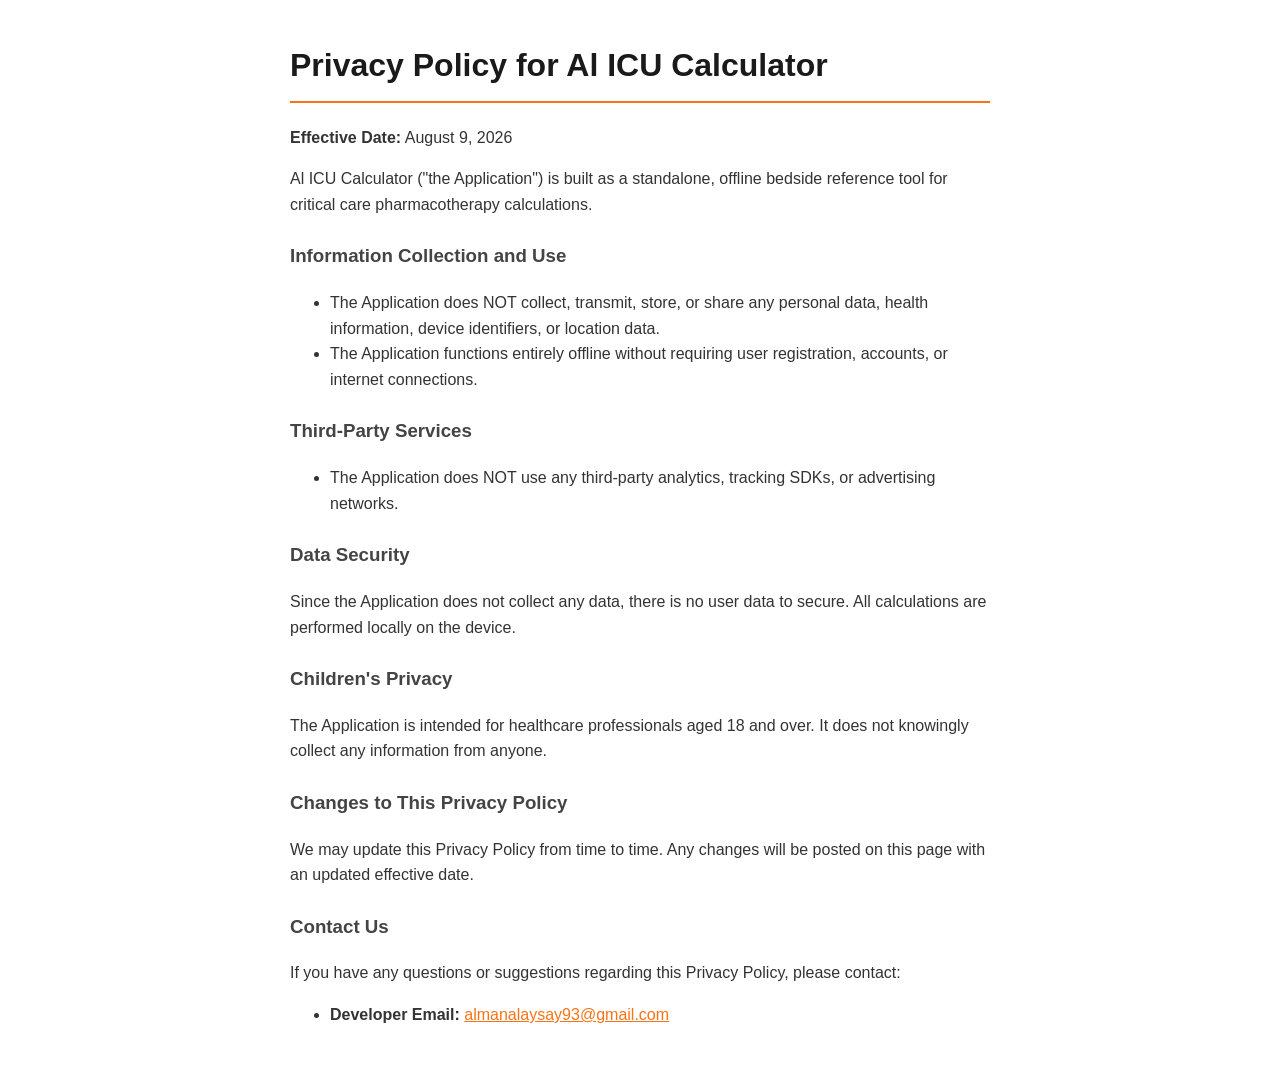
<file: privacy-policy.html>
<!DOCTYPE html>
<html lang="en">
<head>
  <meta charset="UTF-8">
  <meta name="viewport" content="width=device-width, initial-scale=1.0">
  <title>Privacy Policy - Al ICU Calculator</title>
  <style>
    body { font-family: -apple-system, BlinkMacSystemFont, 'Segoe UI', Roboto, sans-serif; max-width: 700px; margin: 40px auto; padding: 0 20px; line-height: 1.6; color: #333; }
    h1 { color: #1a1a1a; border-bottom: 2px solid #F97316; padding-bottom: 10px; }
    h3 { color: #444; margin-top: 24px; }
    a { color: #F97316; }
  </style>
</head>
<body>
  <h1>Privacy Policy for Al ICU Calculator</h1>
  <p><strong>Effective Date:</strong> August 9, 2026</p>
  <p>Al ICU Calculator ("the Application") is built as a standalone, offline bedside reference tool for critical care pharmacotherapy calculations.</p>

  <h3>Information Collection and Use</h3>
  <ul>
    <li>The Application does NOT collect, transmit, store, or share any personal data, health information, device identifiers, or location data.</li>
    <li>The Application functions entirely offline without requiring user registration, accounts, or internet connections.</li>
  </ul>

  <h3>Third-Party Services</h3>
  <ul>
    <li>The Application does NOT use any third-party analytics, tracking SDKs, or advertising networks.</li>
  </ul>

  <h3>Data Security</h3>
  <p>Since the Application does not collect any data, there is no user data to secure. All calculations are performed locally on the device.</p>

  <h3>Children's Privacy</h3>
  <p>The Application is intended for healthcare professionals aged 18 and over. It does not knowingly collect any information from anyone.</p>

  <h3>Changes to This Privacy Policy</h3>
  <p>We may update this Privacy Policy from time to time. Any changes will be posted on this page with an updated effective date.</p>

  <h3>Contact Us</h3>
  <p>If you have any questions or suggestions regarding this Privacy Policy, please contact:</p>
  <ul>
    <li><strong>Developer Email:</strong> <a href="mailto:almanalaysay93@gmail.com">almanalaysay93@gmail.com</a></li>
  </ul>
</body>
</html>
</file>
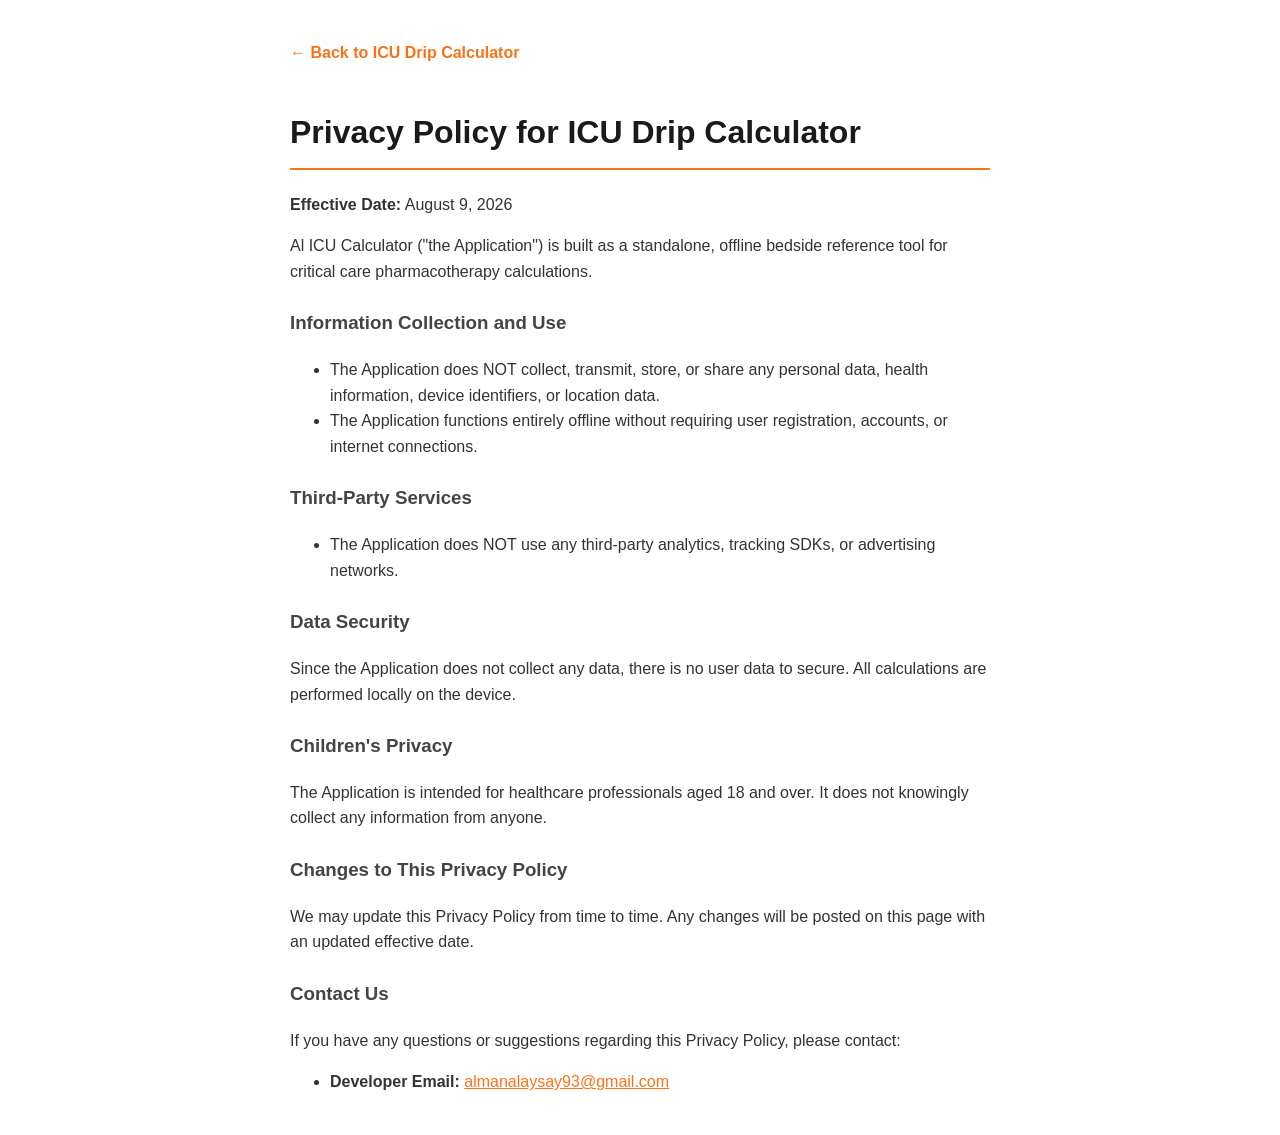
<file: wwwroot/privacy-policy.html>
<!DOCTYPE html>
<html lang="en">
<head>
  <meta charset="UTF-8">
  <meta name="viewport" content="width=device-width, initial-scale=1.0">
  <title>Privacy Policy – ICU Drip Calculator | No Data Collection</title>
  <meta name="description" content="Privacy policy for ICU Drip Calculator. No personal data, health information, or device identifiers are collected. All calculations run locally offline.">
  <meta name="robots" content="index, follow">
  <link rel="canonical" href="https://icudrip.com/privacy-policy.html">
  <meta property="og:type" content="website">
  <meta property="og:url" content="https://icudrip.com/privacy-policy.html">
  <meta property="og:title" content="Privacy Policy – ICU Drip Calculator">
  <meta property="og:description" content="Privacy policy for ICU Drip Calculator. No personal data collected. All calculations run locally offline.">
  <style>
    body { font-family: -apple-system, BlinkMacSystemFont, 'Segoe UI', Roboto, sans-serif; max-width: 700px; margin: 40px auto; padding: 0 20px; line-height: 1.6; color: #333; }
    h1 { color: #1a1a1a; border-bottom: 2px solid #F97316; padding-bottom: 10px; }
    h3 { color: #444; margin-top: 24px; }
    a { color: #F97316; }
    .back-link { display: inline-block; margin-bottom: 20px; font-weight: 600; text-decoration: none; }
  </style>
</head>
<body>
  <a href="https://icudrip.com/" class="back-link">← Back to ICU Drip Calculator</a>
  <h1>Privacy Policy for ICU Drip Calculator</h1>
  <p><strong>Effective Date:</strong> August 9, 2026</p>
  <p>Al ICU Calculator ("the Application") is built as a standalone, offline bedside reference tool for critical care pharmacotherapy calculations.</p>

  <h3>Information Collection and Use</h3>
  <ul>
    <li>The Application does NOT collect, transmit, store, or share any personal data, health information, device identifiers, or location data.</li>
    <li>The Application functions entirely offline without requiring user registration, accounts, or internet connections.</li>
  </ul>

  <h3>Third-Party Services</h3>
  <ul>
    <li>The Application does NOT use any third-party analytics, tracking SDKs, or advertising networks.</li>
  </ul>

  <h3>Data Security</h3>
  <p>Since the Application does not collect any data, there is no user data to secure. All calculations are performed locally on the device.</p>

  <h3>Children's Privacy</h3>
  <p>The Application is intended for healthcare professionals aged 18 and over. It does not knowingly collect any information from anyone.</p>

  <h3>Changes to This Privacy Policy</h3>
  <p>We may update this Privacy Policy from time to time. Any changes will be posted on this page with an updated effective date.</p>

  <h3>Contact Us</h3>
  <p>If you have any questions or suggestions regarding this Privacy Policy, please contact:</p>
  <ul>
    <li><strong>Developer Email:</strong> <a href="mailto:almanalaysay93@gmail.com">almanalaysay93@gmail.com</a></li>
  </ul>
</body>
</html>
</file>
